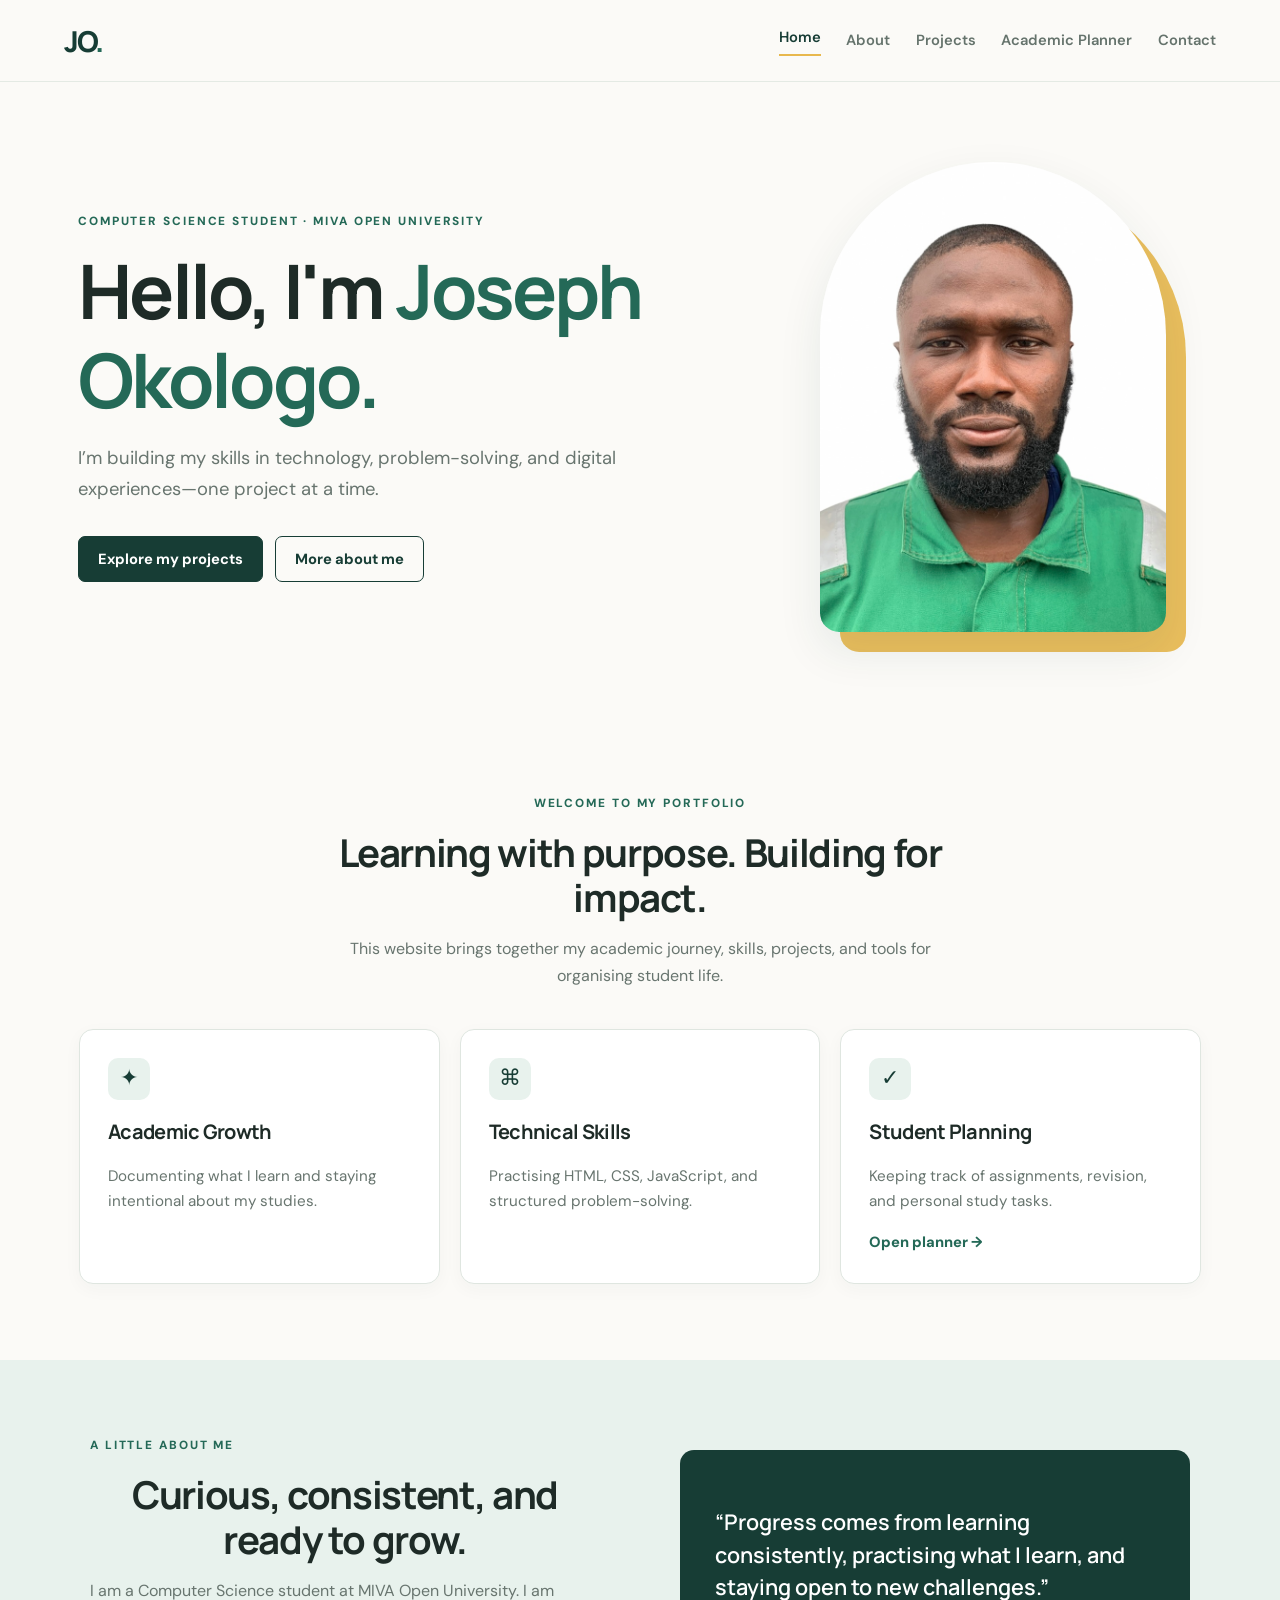
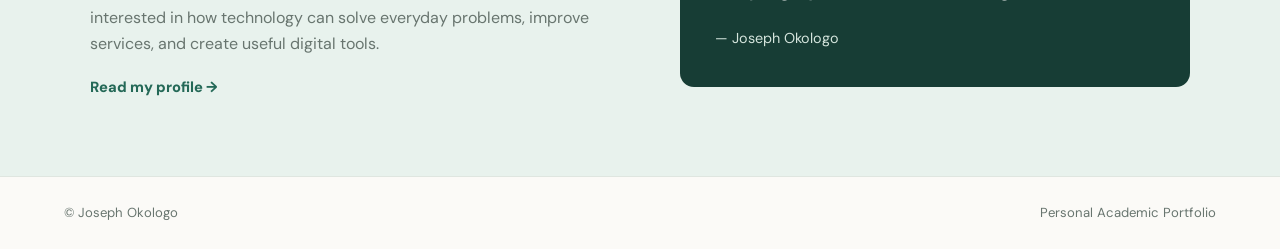
<file: index.html>
<!doctype html>
<html lang="en"><head><meta charset="utf-8"><meta name="viewport" content="width=device-width, initial-scale=1"><meta name="description" content="Joseph Okologo's academic portfolio"><title>Home | Joseph Okologo</title><link rel="stylesheet" href="styles.css"><script src="assets/joseph.jpeg" defer></script></head>
<body><header class="site-header"><a class="brand" href="index.html">JO<span>.</span></a><button class="menu-toggle" aria-label="Toggle navigation" aria-expanded="false">☰</button><nav class="nav"><a class="active" href="index.html">Home</a><a href="about.html">About</a><a href="projects.html">Projects</a><a href="planner.html">Academic Planner</a><a href="contact.html">Contact</a></nav></header>
<main><section class="hero"><div class="hero-copy"><p class="eyebrow">COMPUTER SCIENCE STUDENT · MIVA OPEN UNIVERSITY</p><h1>Hello, I'm <span>Joseph Okologo.</span></h1><p class="lead">I’m building my skills in technology, problem-solving, and digital experiences—one project at a time.</p><div class="actions"><a class="button" href="projects.html">Explore my projects</a><a class="button button-outline" href="about.html">More about me</a></div></div><div class="portrait-wrap"><img class="portrait" src="assets/joseph.jpeg" alt="Portrait of Joseph Okologo"></div></section>
<section class="section"><div class="section-heading"><p class="eyebrow">WELCOME TO MY PORTFOLIO</p><h2>Learning with purpose. Building for impact.</h2><p>This website brings together my academic journey, skills, projects, and tools for organising student life.</p></div><div class="cards three"><article class="card"><span class="card-icon">✦</span><h3>Academic Growth</h3><p>Documenting what I learn and staying intentional about my studies.</p></article><article class="card"><span class="card-icon">⌘</span><h3>Technical Skills</h3><p>Practising HTML, CSS, JavaScript, and structured problem-solving.</p></article><article class="card"><span class="card-icon">✓</span><h3>Student Planning</h3><p>Keeping track of assignments, revision, and personal study tasks.</p><a class="text-link" href="planner.html">Open planner →</a></article></div></section>
<section class="section tinted"><div class="split"><div><p class="eyebrow">A LITTLE ABOUT ME</p><h2>Curious, consistent, and ready to grow.</h2><p>I am a Computer Science student at MIVA Open University. I am interested in how technology can solve everyday problems, improve services, and create useful digital tools.</p><a class="text-link" href="about.html">Read my profile →</a></div><div class="quote-card"><p>“Progress comes from learning consistently, practising what I learn, and staying open to new challenges.”</p><span>— Joseph Okologo</span></div></div></section></main>
<footer class="footer"><span>© <span data-year></span> Joseph Okologo</span><span>Personal Academic Portfolio</span></footer></body></html>
</file>
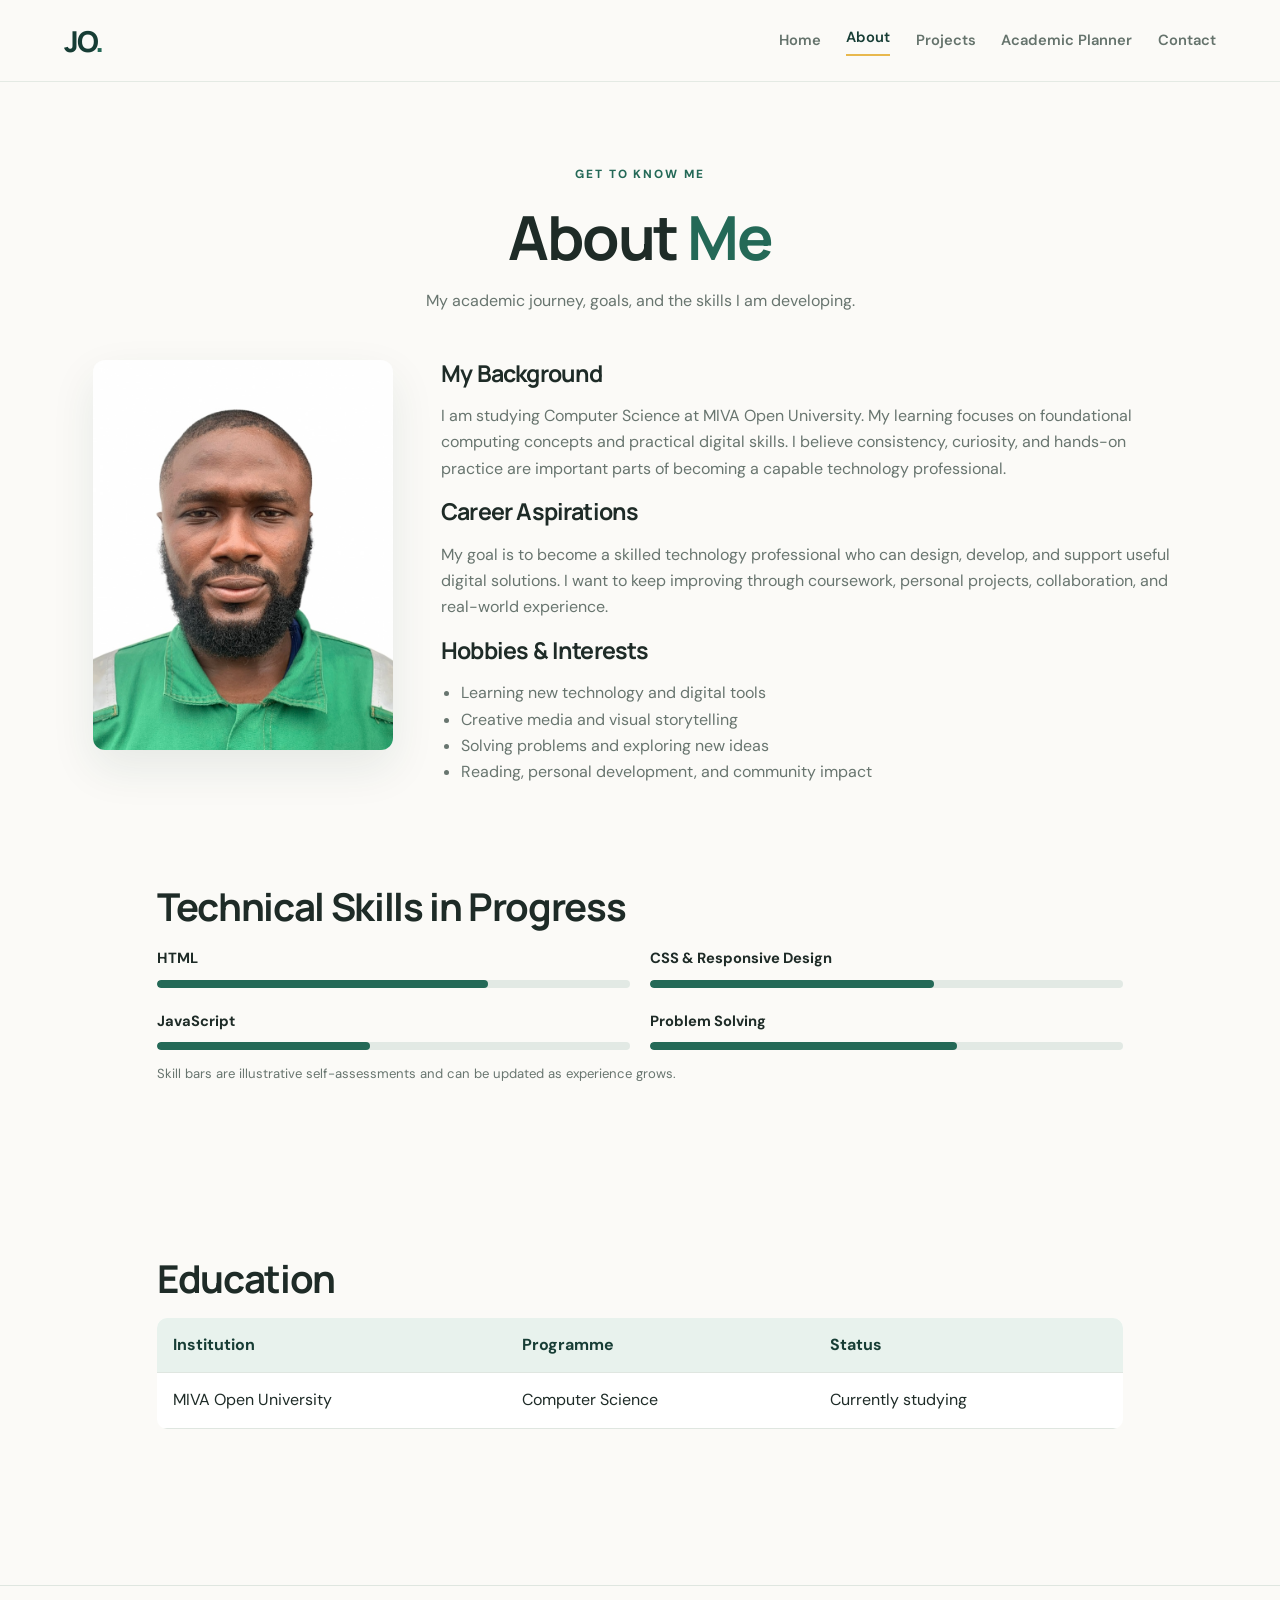
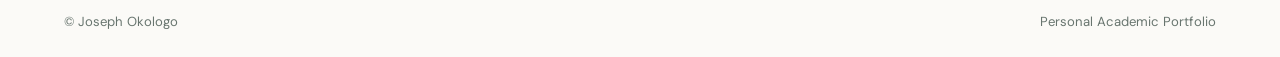
<file: about.html>
<!doctype html><html lang="en"><head><meta charset="utf-8"><meta name="viewport" content="width=device-width, initial-scale=1"><title>About Me | Joseph Okologo</title><link rel="stylesheet" href="styles.css"><script src="assets/joseph.jpeg" defer></script></head><body><header class="site-header"><a class="brand" href="index.html">JO<span>.</span></a><button class="menu-toggle" aria-label="Toggle navigation" aria-expanded="false">☰</button><nav class="nav"><a href="index.html">Home</a><a class="active" href="about.html">About</a><a href="projects.html">Projects</a><a href="planner.html">Academic Planner</a><a href="contact.html">Contact</a></nav></header><main class="page-main"><section class="page-intro"><p class="eyebrow">GET TO KNOW ME</p><h1>About <span>Me</span></h1><p>My academic journey, goals, and the skills I am developing.</p></section><section class="profile-layout"><img class="about-portrait" src="assets/joseph.jpeg" alt="Joseph Okologo"><div><h2>My Background</h2><p>I am studying Computer Science at MIVA Open University. My learning focuses on foundational computing concepts and practical digital skills. I believe consistency, curiosity, and hands-on practice are important parts of becoming a capable technology professional.</p><h2>Career Aspirations</h2><p>My goal is to become a skilled technology professional who can design, develop, and support useful digital solutions. I want to keep improving through coursework, personal projects, collaboration, and real-world experience.</p><h2>Hobbies & Interests</h2><ul class="clean-list"><li>Learning new technology and digital tools</li><li>Creative media and visual storytelling</li><li>Solving problems and exploring new ideas</li><li>Reading, personal development, and community impact</li></ul></div></section><section class="section"><h2>Technical Skills in Progress</h2><div class="skill-list"><div><span>HTML</span><div class="skill-track"><i style="width:70%"></i></div></div><div><span>CSS & Responsive Design</span><div class="skill-track"><i style="width:60%"></i></div></div><div><span>JavaScript</span><div class="skill-track"><i style="width:45%"></i></div></div><div><span>Problem Solving</span><div class="skill-track"><i style="width:65%"></i></div></div></div><p class="small-note">Skill bars are illustrative self-assessments and can be updated as experience grows.</p></section><section class="section"><h2>Education</h2><div class="table-wrap"><table><thead><tr><th>Institution</th><th>Programme</th><th>Status</th></tr></thead><tbody><tr><td>MIVA Open University</td><td>Computer Science</td><td>Currently studying</td></tr></tbody></table></div></section></main><footer class="footer"><span>© <span data-year></span> Joseph Okologo</span><span>Personal Academic Portfolio</span></footer></body></html>
</file>
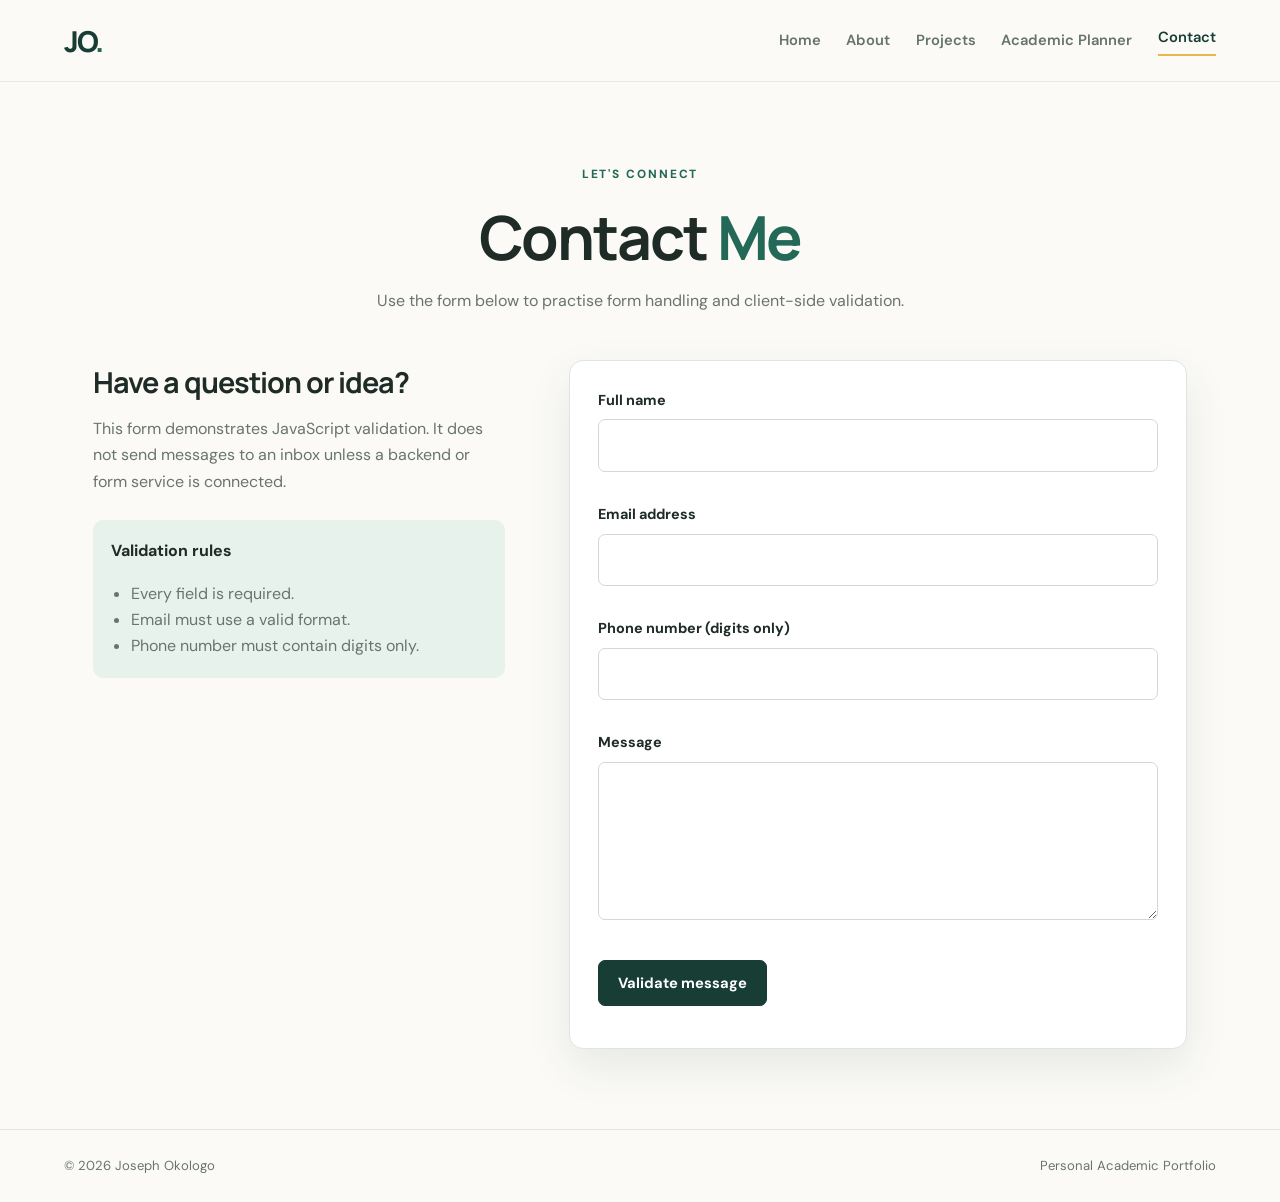
<file: contact.html>
<!doctype html><html lang="en"><head><meta charset="utf-8"><meta name="viewport" content="width=device-width, initial-scale=1"><title>Contact | Joseph Okologo</title><link rel="stylesheet" href="styles.css"><script src="script.js" defer></script></head><body><header class="site-header"><a class="brand" href="index.html">JO<span>.</span></a><button class="menu-toggle" aria-label="Toggle navigation" aria-expanded="false">☰</button><nav class="nav"><a href="index.html">Home</a><a href="about.html">About</a><a href="projects.html">Projects</a><a href="planner.html">Academic Planner</a><a class="active" href="contact.html">Contact</a></nav></header><main class="page-main"><section class="page-intro"><p class="eyebrow">LET'S CONNECT</p><h1>Contact <span>Me</span></h1><p>Use the form below to practise form handling and client-side validation.</p></section><section class="contact-layout"><div class="contact-copy"><h2>Have a question or idea?</h2><p>This form demonstrates JavaScript validation. It does not send messages to an inbox unless a backend or form service is connected.</p><div class="contact-note"><b>Validation rules</b><ul><li>Every field is required.</li><li>Email must use a valid format.</li><li>Phone number must contain digits only.</li></ul></div></div><form id="contact-form" class="contact-form" novalidate><div class="form-field"><label for="name">Full name</label><input id="name" name="name" autocomplete="name" required><small class="field-error" id="name-error"></small></div><div class="form-field"><label for="email">Email address</label><input id="email" name="email" type="email" autocomplete="email" required><small class="field-error" id="email-error"></small></div><div class="form-field"><label for="phone">Phone number (digits only)</label><input id="phone" name="phone" type="tel" inputmode="numeric" autocomplete="tel" required><small class="field-error" id="phone-error"></small></div><div class="form-field"><label for="message">Message</label><textarea id="message" name="message" rows="5" required></textarea><small class="field-error" id="message-error"></small></div><button class="button" type="submit">Validate message</button><p id="form-feedback" class="form-feedback" role="status" aria-live="polite"></p></form></section></main><footer class="footer"><span>© <span data-year></span> Joseph Okologo</span><span>Personal Academic Portfolio</span></footer></body></html>
</file>
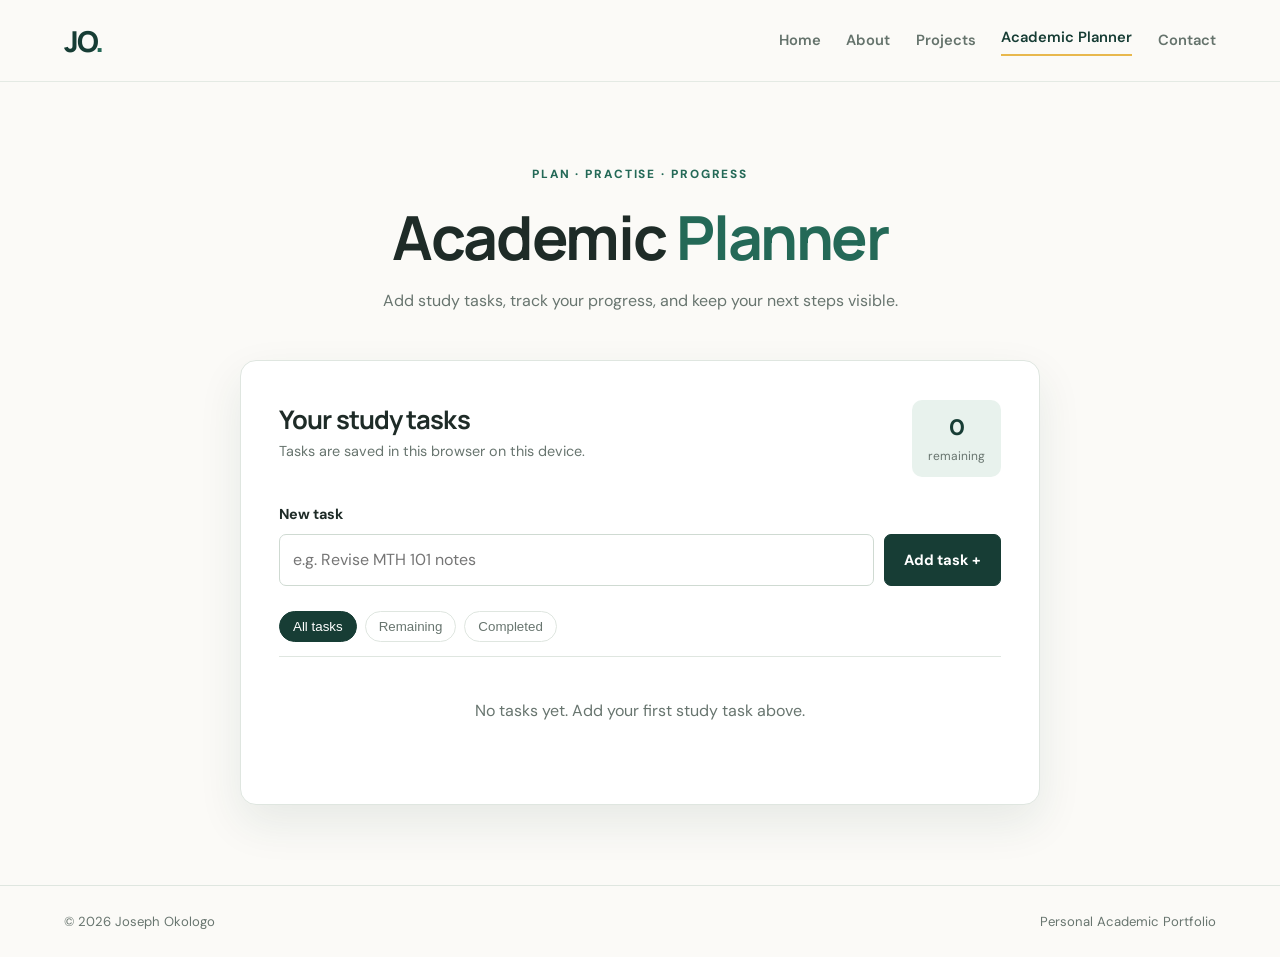
<file: planner.html>
<!doctype html><html lang="en"><head><meta charset="utf-8"><meta name="viewport" content="width=device-width, initial-scale=1"><title>Academic Planner | Joseph Okologo</title><link rel="stylesheet" href="styles.css"><script src="script.js" defer></script></head><body><header class="site-header"><a class="brand" href="index.html">JO<span>.</span></a><button class="menu-toggle" aria-label="Toggle navigation" aria-expanded="false">☰</button><nav class="nav"><a href="index.html">Home</a><a href="about.html">About</a><a href="projects.html">Projects</a><a class="active" href="planner.html">Academic Planner</a><a href="contact.html">Contact</a></nav></header><main class="page-main"><section class="page-intro"><p class="eyebrow">PLAN · PRACTISE · PROGRESS</p><h1>Academic <span>Planner</span></h1><p>Add study tasks, track your progress, and keep your next steps visible.</p></section><section class="planner-panel"><div class="planner-top"><div><h2>Your study tasks</h2><p class="muted">Tasks are saved in this browser on this device.</p></div><div class="task-count"><strong id="remaining-count">0</strong><span>remaining</span></div></div><form id="task-form" class="task-form"><label for="task-input">New task</label><div class="input-row"><input id="task-input" name="task" type="text" placeholder="e.g. Revise MTH 101 notes" maxlength="140" required><button class="button" type="submit">Add task +</button></div></form><div class="planner-filters"><button class="filter-button active" type="button" data-filter="all">All tasks</button><button class="filter-button" type="button" data-filter="active">Remaining</button><button class="filter-button" type="button" data-filter="completed">Completed</button></div><ul id="task-list" class="task-list" aria-live="polite"></ul><p id="empty-state" class="empty-state">No tasks yet. Add your first study task above.</p><button id="clear-completed" class="text-link clear-button" type="button">Clear completed tasks</button></section></main><footer class="footer"><span>© <span data-year></span> Joseph Okologo</span><span>Personal Academic Portfolio</span></footer></body></html>
</file>
<file: styles.css>
@import url('https://fonts.googleapis.com/css2?family=DM+Sans:wght@400;500;600;700&family=Manrope:wght@400;500;600;700;800&display=swap');
:root{--green:#173d35;--green2:#246957;--mint:#e8f2ed;--gold:#e8b84d;--ink:#1e2b27;--muted:#68756f;--paper:#fbfaf7;--line:#dfe6e0;--white:#fff;--shadow:0 18px 45px rgba(23,61,53,.09)}*{box-sizing:border-box}html{scroll-behavior:smooth}body{margin:0;background:var(--paper);color:var(--ink);font-family:'DM Sans',Arial,sans-serif;line-height:1.65}h1,h2,h3{font-family:Manrope,'DM Sans',sans-serif;line-height:1.18;letter-spacing:-.035em}h1{font-size:clamp(2.5rem,6vw,4.7rem);margin:.4rem 0 1rem}h2{font-size:clamp(1.65rem,3vw,2.5rem);margin:.4rem 0 1rem}h3{font-size:1.25rem}p{color:var(--muted)}a{color:inherit;text-decoration:none}.site-header{height:82px;padding:0 max(5vw,24px);display:flex;align-items:center;justify-content:space-between;background:rgba(251,250,247,.94);border-bottom:1px solid rgba(223,230,224,.8);position:sticky;top:0;z-index:20;backdrop-filter:blur(14px)}.brand{font:800 1.8rem Manrope,sans-serif;color:var(--green);letter-spacing:-.08em}.brand span,h1 span{color:var(--green2)}.nav{display:flex;align-items:center;gap:1.6rem}.nav a{font-size:.92rem;font-weight:600;color:#65736c;transition:color .2s}.nav a:hover,.nav a.active{color:var(--green)}.nav a.active:after{content:'';display:block;height:2px;background:var(--gold);margin-top:5px}.menu-toggle{display:none;background:none;border:0;font-size:1.5rem;color:var(--green)}main{min-height:65vh}.hero{max-width:1180px;margin:auto;padding:80px 28px 86px;display:grid;grid-template-columns:1.2fr .8fr;gap:5rem;align-items:center;min-height:570px}.eyebrow{font-size:.74rem;letter-spacing:.16em;font-weight:800;color:var(--green2);margin:0 0 1rem}.hero .lead{font-size:1.15rem;max-width:570px}.actions{display:flex;gap:12px;flex-wrap:wrap;margin-top:2rem}.button{display:inline-flex;align-items:center;justify-content:center;border:1px solid var(--green);background:var(--green);color:white;border-radius:7px;padding:12px 19px;font:700 .92rem 'DM Sans',sans-serif;cursor:pointer;transition:transform .2s,background .2s}.button:hover{background:var(--green2);transform:translateY(-2px)}.button-outline{background:transparent;color:var(--green)}.button-outline:hover{color:white}.portrait-wrap{position:relative;max-width:390px;justify-self:center}.portrait-wrap:before{content:'';position:absolute;inset:22px -20px -20px 20px;background:var(--gold);border-radius:180px 180px 20px 20px;opacity:.9}.portrait{position:relative;display:block;width:100%;height:470px;object-fit:cover;object-position:center 25%;border-radius:180px 180px 20px 20px;box-shadow:var(--shadow)}.section{padding:76px max(5vw,24px);max-width:1250px;margin:auto}.section-heading{text-align:center;max-width:680px;margin:0 auto 2.5rem}.section-heading p:last-child{max-width:590px;margin:0 auto}.cards{display:grid;gap:20px}.three{grid-template-columns:repeat(3,minmax(0,1fr))}.card{background:white;border:1px solid var(--line);border-radius:14px;overflow:hidden;box-shadow:0 5px 18px rgba(23,61,53,.035);transition:transform .25s,box-shadow .25s}.card:hover{transform:translateY(-5px);box-shadow:var(--shadow)}.card:not(.project-card){padding:28px}.card-icon{display:grid;place-items:center;width:42px;height:42px;background:var(--mint);color:var(--green);border-radius:10px;font-size:1.4rem}.card p{font-size:.95rem}.text-link{font-weight:800;color:var(--green2);font-size:.92rem}.text-link:hover{text-decoration:underline}.tinted{background:var(--mint);max-width:none;padding-left:max(5vw,24px);padding-right:max(5vw,24px)}.split{max-width:1100px;margin:auto;display:grid;grid-template-columns:1fr 1fr;gap:5rem;align-items:center}.quote-card{background:var(--green);padding:35px;border-radius:14px;color:white}.quote-card p{font:600 1.35rem/1.5 Manrope,sans-serif;color:white}.quote-card span{color:#d5e5dd;font-size:.9rem}.footer{display:flex;justify-content:space-between;gap:1rem;padding:25px max(5vw,24px);border-top:1px solid var(--line);font-size:.82rem;color:var(--muted)}.page-main{max-width:1150px;margin:auto;padding:55px 28px 80px}.page-intro{text-align:center;padding:28px 0 45px}.page-intro h1{font-size:clamp(2.4rem,5vw,3.8rem)}.page-intro p:last-child{max-width:650px;margin:0 auto}.profile-layout{display:grid;grid-template-columns:300px 1fr;gap:3rem;align-items:start}.about-portrait{width:100%;height:390px;object-fit:cover;object-position:center 20%;border-radius:12px;box-shadow:var(--shadow)}.profile-layout h2{font-size:1.45rem;margin-top:0}.profile-layout p{margin-top:0}.clean-list{color:var(--muted);padding-left:1.25rem}.skill-list{display:grid;grid-template-columns:1fr 1fr;gap:20px}.skill-list span{font-weight:700;font-size:.92rem}.skill-track{height:8px;background:#e2e9e4;border-radius:20px;margin-top:8px;overflow:hidden}.skill-track i{display:block;height:100%;background:var(--green2);border-radius:20px}.small-note{font-size:.82rem}.table-wrap{overflow-x:auto}table{border-collapse:collapse;width:100%;background:white;border-radius:10px;overflow:hidden}th,td{text-align:left;padding:14px 16px;border-bottom:1px solid var(--line)}th{background:var(--mint);color:var(--green)}.project-grid{margin-bottom:40px}.project-art{height:210px;padding:20px;position:relative;display:flex;align-items:center;justify-content:center;overflow:hidden}.project-art>span{position:absolute;top:12px;left:16px;font-size:.8rem;font-weight:800;opacity:.7}.art-one{background:#e4eee8}.art-two{background:#f5e8c8}.art-three{background:#e8e7f2}.mini-window,.task-demo,.form-demo{background:white;border-radius:10px;box-shadow:0 12px 30px #183d3520;padding:18px;width:65%;min-height:115px}.mini-window b{display:block;color:var(--green);font-size:1.5rem;margin-bottom:12px}.mini-window i,.form-demo i{display:block;height:7px;background:#dce6df;border-radius:6px;margin:8px 0;width:85%}.mini-window i:last-child{width:55%}.task-demo{width:75%;font-size:.8rem}.task-demo p{margin:7px 0;color:#52635e}.form-demo b{display:block;color:var(--green2);margin-top:15px}.project-content{padding:22px}.project-content h2{font-size:1.35rem}.project-content p:not(.eyebrow){font-size:.91rem}.learning-video{display:block;width:min(100%,700px);max-height:390px;background:#111;border-radius:12px;margin:20px auto 8px}.section.tinted h2,.section.tinted>p{text-align:center}.planner-panel{max-width:800px;margin:0 auto;background:white;border:1px solid var(--line);padding:clamp(20px,4vw,38px);border-radius:16px;box-shadow:var(--shadow)}.planner-top{display:flex;justify-content:space-between;gap:1rem;align-items:center}.planner-top h2{font-size:1.6rem;margin-bottom:.3rem}.muted{font-size:.9rem;margin-top:0}.task-count{background:var(--mint);border-radius:10px;padding:10px 16px;text-align:center;min-width:86px}.task-count strong,.task-count span{display:block}.task-count strong{font-size:1.4rem;color:var(--green)}.task-count span{font-size:.75rem;color:var(--muted)}.task-form{margin:25px 0}.task-form label,.form-field label{display:block;font-size:.9rem;font-weight:700;margin-bottom:7px}.input-row{display:flex;gap:10px}input,textarea{width:100%;border:1px solid #cfdad2;border-radius:7px;padding:12px 13px;font:inherit;color:var(--ink);background:#fff}input:focus,textarea:focus{outline:2px solid #a5c7b7;border-color:var(--green2)}.input-row input{flex:1;min-width:0}.planner-filters{display:flex;gap:8px;border-bottom:1px solid var(--line);padding-bottom:14px}.filter-button{background:transparent;border:1px solid var(--line);border-radius:20px;padding:7px 13px;color:var(--muted);cursor:pointer}.filter-button.active{background:var(--green);color:white;border-color:var(--green)}.task-list{list-style:none;margin:0;padding:0}.task-item{display:flex;align-items:center;gap:12px;padding:14px 3px;border-bottom:1px solid #edf0ed}.task-item input[type=checkbox]{width:18px;height:18px;accent-color:var(--green);flex-shrink:0}.task-text{flex:1;overflow-wrap:anywhere}.task-item.completed .task-text{text-decoration:line-through;color:#8b9790}.delete-task{border:0;background:#f9e9e6;color:#963c2f;border-radius:6px;padding:7px 10px;cursor:pointer}.empty-state{text-align:center;padding:25px;color:var(--muted)}.clear-button{border:0;background:none;padding:12px 0;cursor:pointer}.contact-layout{display:grid;grid-template-columns:.8fr 1.2fr;gap:4rem;align-items:start}.contact-copy h2{font-size:1.8rem}.contact-note{background:var(--mint);border-radius:10px;padding:18px;margin-top:25px}.contact-note ul{padding-left:20px;color:var(--muted);margin-bottom:0}.contact-form{background:white;border:1px solid var(--line);padding:28px;border-radius:14px;box-shadow:var(--shadow)}.form-field{margin-bottom:17px}.form-field textarea{resize:vertical}.field-error{display:block;color:#a13f35;font-size:.8rem;min-height:1.1em}.invalid{border-color:#b94c42}.form-feedback{font-weight:700;font-size:.92rem}.form-feedback.success{color:var(--green2)}.form-feedback.error{color:#a13f35}@media(max-width:800px){.site-header{height:70px}.menu-toggle{display:block}.nav{display:none;position:absolute;top:69px;left:0;right:0;background:var(--paper);padding:18px 24px 24px;box-shadow:var(--shadow);flex-direction:column;align-items:flex-start;gap:14px}.nav.open{display:flex}.nav a.active:after{display:none}.hero{grid-template-columns:1fr;gap:2.5rem;padding-top:55px;text-align:center}.hero .lead{margin-left:auto;margin-right:auto}.actions{justify-content:center}.portrait-wrap{width:min(78%,340px);grid-row:1}.portrait{height:390px}.three{grid-template-columns:1fr}.split,.profile-layout,.contact-layout{grid-template-columns:1fr;gap:2rem}.about-portrait{max-width:320px;height:360px}.skill-list{grid-template-columns:1fr}.project-art{height:190px}.page-main{padding-top:35px}.footer{flex-direction:column;gap:3px}.section{padding-top:55px;padding-bottom:55px}}@media(max-width:480px){.input-row{flex-direction:column}.input-row .button{width:100%}.planner-top{align-items:flex-start}.planner-filters{flex-wrap:wrap}.contact-form{padding:20px}.portrait{height:340px}.quote-card{padding:25px}}
</file>
